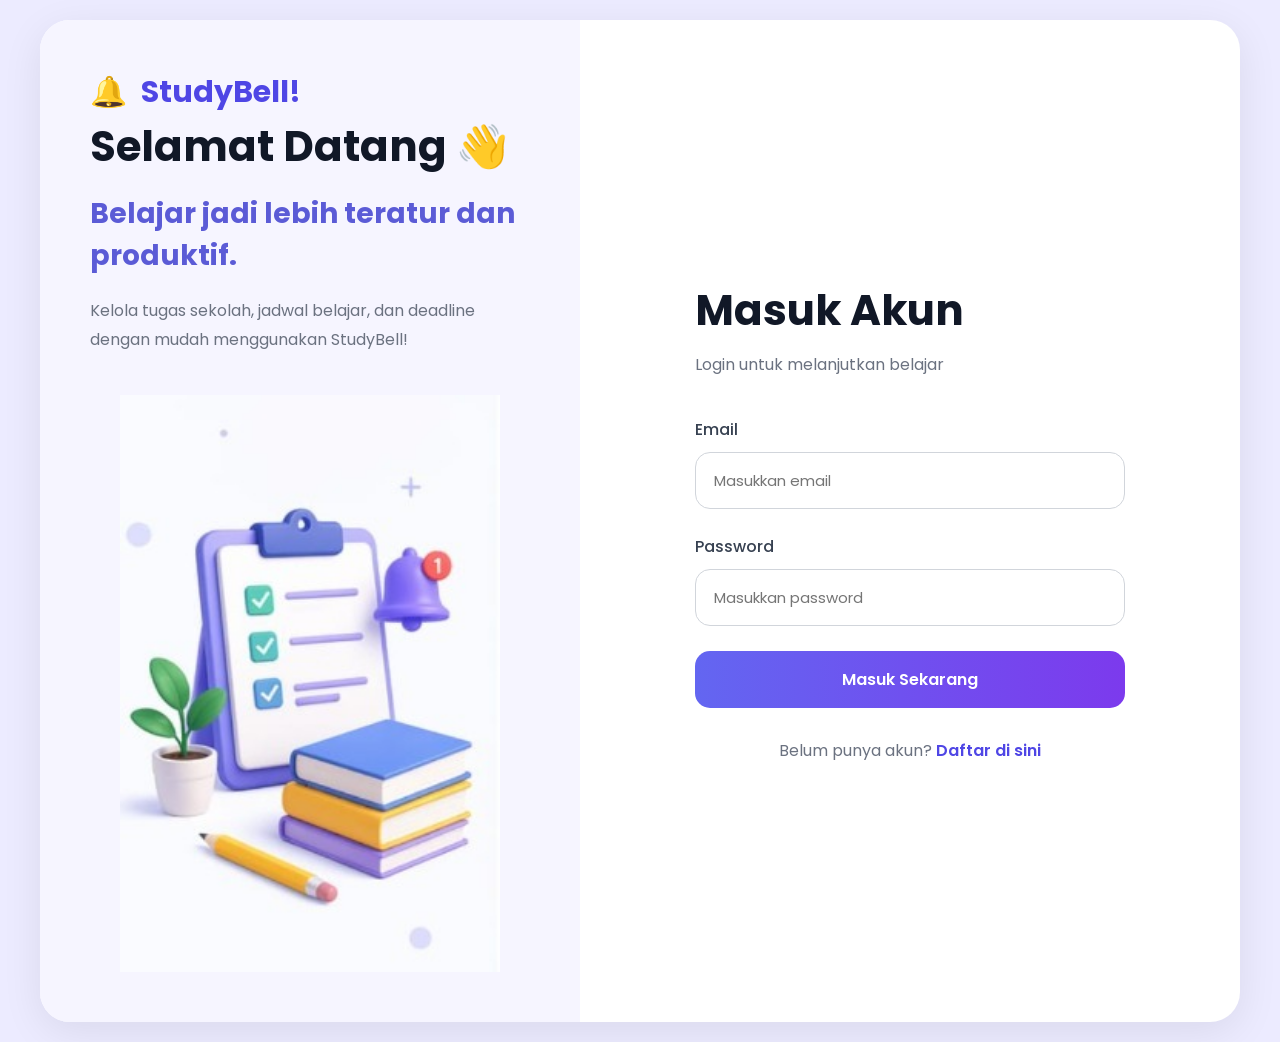
<file: index.html>
<!DOCTYPE html>
<html lang="id">
<head>
  <meta charset="UTF-8" />
  <meta name="viewport" content="width=device-width, initial-scale=1.0"/>
  <title>Login - StudyBell!</title>

  <link rel="stylesheet" href="style.css">

  <!-- Font Poppins -->
  <link rel="preconnect" href="https://fonts.googleapis.com">
  <link rel="preconnect" href="https://fonts.gstatic.com" crossorigin>

  <link href="https://fonts.googleapis.com/css2?family=Poppins:wght@300;400;500;600;700&display=swap" rel="stylesheet">
</head>
<body>

<div class="container">

  <!-- LEFT -->
  <div class="left-panel">

    <div class="logo">
      🔔 <span>StudyBell!</span>
    </div>

    <div class="left-content">
      <h1>Selamat Datang 👋</h1>

      <h2>Belajar jadi lebih teratur dan produktif.</h2>

      <p>
        Kelola tugas sekolah, jadwal belajar,
        dan deadline dengan mudah menggunakan StudyBell!
      </p>

      <img src="bell.png" alt="Study Illustration">
    </div>

  </div>

  <!-- RIGHT -->
  <div class="right-panel">

    <div class="form-box">

      <h1>Masuk Akun</h1>

      <p class="subtitle">
        Login untuk melanjutkan belajar
      </p>

      <form id="loginForm">

        <div class="input-group">
          <label>Email</label>
          <input type="email" id="email" placeholder="Masukkan email">
        </div>

        <div class="input-group">
          <label>Password</label>
          <input type="password" id="password" placeholder="Masukkan password">
        </div>

        <button type="submit" class="btn-login">
          Masuk Sekarang
        </button>

      </form>

      <p class="register-text">
        Belum punya akun?
        <a href="register.html">Daftar di sini</a>
      </p>

    </div>

  </div>

</div>

<script src="auth.js"></script>

</body>
</html>
</file>
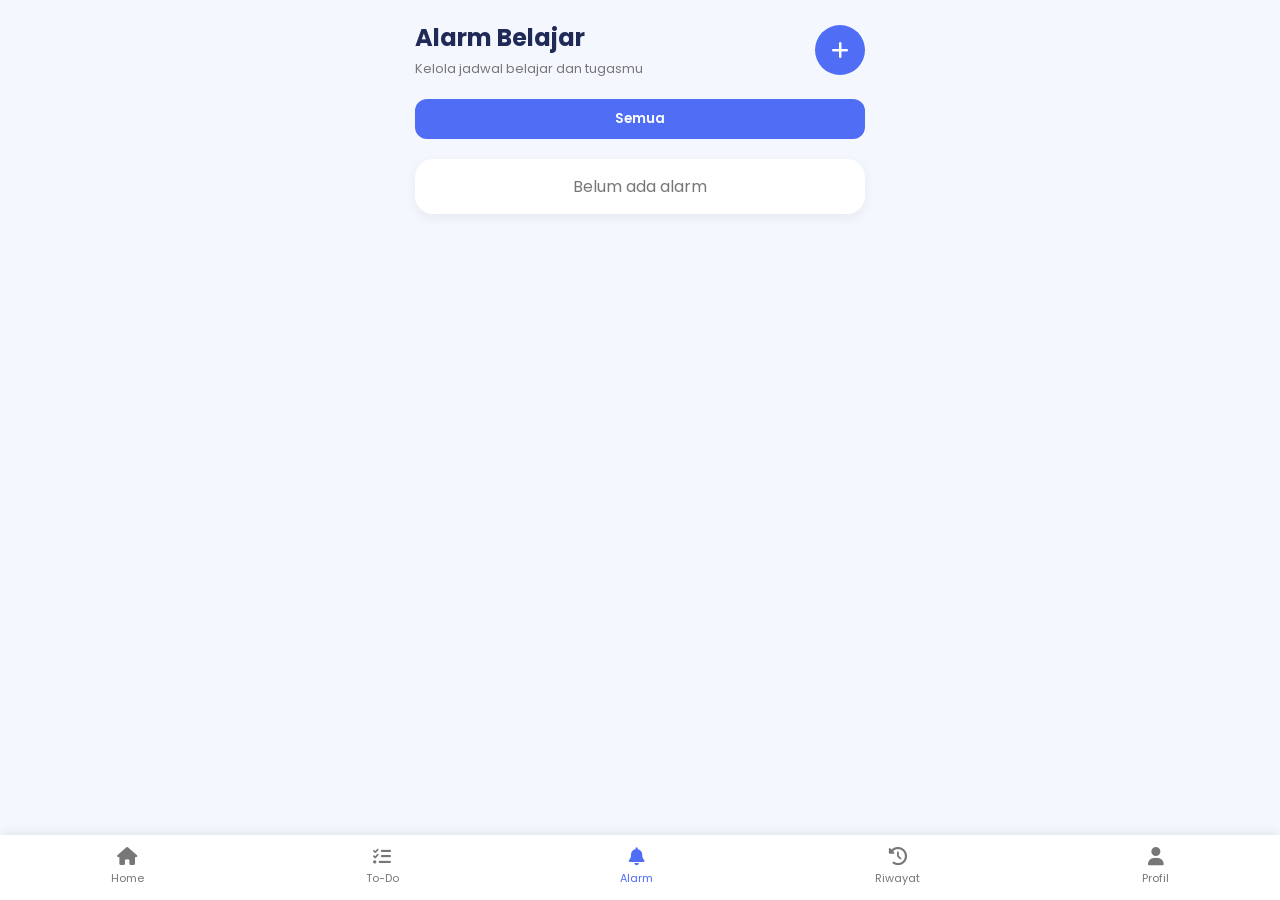
<file: alarm.html>
<!DOCTYPE html>
<html lang="id">
<head>
<meta charset="UTF-8">
<meta name="viewport" content="width=device-width, initial-scale=1.0">

<title>StudyBell - Alarm</title>

<link rel="stylesheet" href="alarm.css">

<link href="https://fonts.googleapis.com/css2?family=Poppins:wght@300;400;500;600;700&display=swap" rel="stylesheet">

    <link rel="stylesheet"
    href="https://cdnjs.cloudflare.com/ajax/libs/font-awesome/6.5.1/css/all.min.css">
    
</head>

<body>

<div class="container">

    <!-- HEADER -->
    <div class="header">

        <div>
            <h2>Alarm Belajar</h2>
            <p>Kelola jadwal belajar dan tugasmu</p>
        </div>

        <button class="add-btn" onclick="openModal()">
            <i class="fa-solid fa-plus"></i>
        </button>

    </div>

    <!-- TAB -->
    <div class="tabs">

        <button class="tab active">
            Semua
        </button>

    </div>

    <!-- LIST ALARM -->
    <div id="alarmList"></div>

</div>

<!-- MODAL TAMBAH ALARM -->

<div id="modal" class="modal">

    <div class="modal-content">

        <h3>Tambah Alarm</h3>

        <input
        type="text"
        id="subject"
        placeholder="Mata Pelajaran">

        <input
        type="text"
        id="task"
        placeholder="Tugas">

        <!-- JAM -->

        <div class="time-box">

            <input
            type="number"
            id="hour"
            placeholder="HH"
            min="1"
            max="12">

            <span>:</span>

            <input
            type="number"
            id="minute"
            placeholder="MM"
            min="0"
            max="59">

            <select id="period">
                <option value="AM">AM</option>
                <option value="PM">PM</option>
            </select>

        </div>

        <!-- REPEAT -->

        <select
        id="repeat"
        onchange="toggleDays()">

            <option value="daily">
                Setiap Hari
            </option>

            <option value="custom">
                Hari Tertentu
            </option>

        </select>

        <!-- HARI -->

        <div class="days" id="daysBox" style="display:none;">

            <label>
                <input type="checkbox" value="Sen">
                Sen
            </label>

            <label>
                <input type="checkbox" value="Sel">
                Sel
            </label>

            <label>
                <input type="checkbox" value="Rab">
                Rab
            </label>

            <label>
                <input type="checkbox" value="Kam">
                Kam
            </label>

            <label>
                <input type="checkbox" value="Jum">
                Jum
            </label>

            <label>
                <input type="checkbox" value="Sab">
                Sab
            </label>

            <label>
                <input type="checkbox" value="Min">
                Min
            </label>

        </div>

        <div class="modal-buttons">

            <button
            class="save-btn"
            onclick="addAlarm()">

            Simpan

            </button>

            <button
            class="cancel-btn"
            onclick="closeModal()">

            Batal

            </button>

        </div>

    </div>

</div>

<!-- NAVBAR -->

<nav class="bottom-nav">

    <a href="dashboard.html">
        <i class="fa-solid fa-house"></i>
        <span>Home</span>
    </a>

    <a href="todo.html">
        <i class="fa-solid fa-list-check"></i>
        <span>To-Do</span>
    </a>

    <a href="alarm.html" class="active">
        <i class="fa-solid fa-bell"></i>
        <span>Alarm</span>
    </a>

    <a href="riwayat.html">
        <i class="fa-solid fa-clock-rotate-left"></i>
        <span>Riwayat</span>
    </a>

    <a href="profile.html">
        <i class="fa-solid fa-user"></i>
        <span>Profil</span>
    </a>

</nav>

<script src="alarm.js"></script>

</body>
</html>
</file>
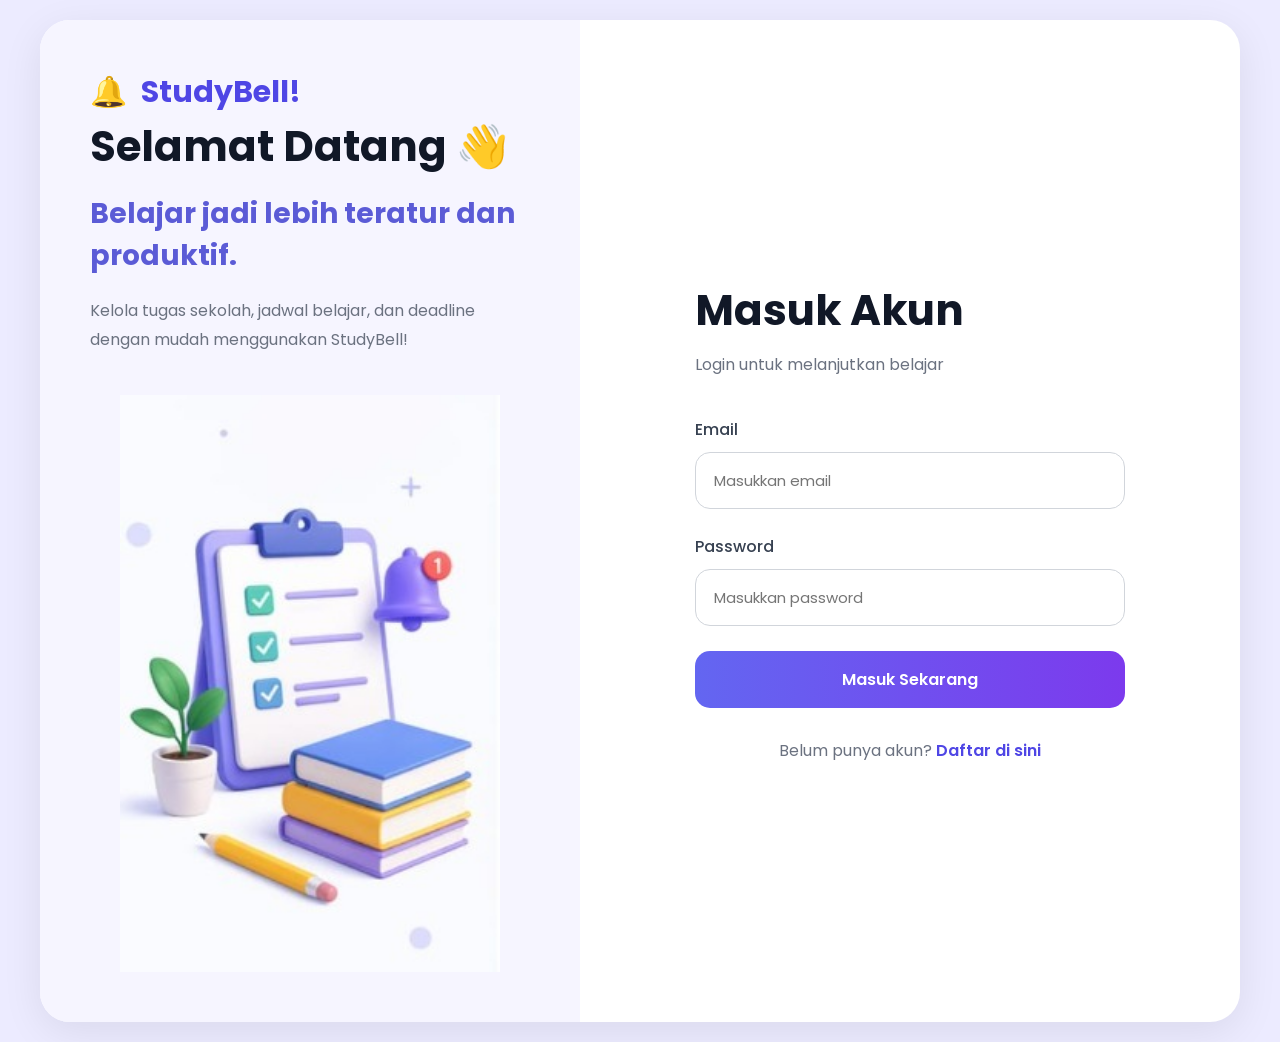
<file: dashboard.html>
<!DOCTYPE html>
<html lang="id">
<head>
    <meta charset="UTF-8">
    <meta name="viewport" content="width=device-width, initial-scale=1.0">
    <title>StudyBell Dashboard</title>

    <link rel="stylesheet" href="dashboard.css">

    <link href="https://fonts.googleapis.com/css2?family=Poppins:wght@300;400;500;600;700&display=swap" rel="stylesheet">

    <link rel="stylesheet"
    href="https://cdnjs.cloudflare.com/ajax/libs/font-awesome/6.5.1/css/all.min.css">
</head>

<body>

<div class="container">

    <header>

        <div>
            <h1 id="greeting">Hai 👋</h1>
            <p>Semangat belajar hari ini!</p>
        </div>

        <div class="notification">
            <i class="fa-regular fa-bell"></i>
        </div>

    </header>

    <section class="deadline-card">

        <div class="deadline-title">
            Deadline Terdekat
        </div>

        <div id="deadlineContent">

            <h3>📚 Belum Ada Tugas</h3>

            <p>
                Tambahkan tugas pertamamu yuk!
            </p>

        </div>

    </section>

    <section class="menu-grid">

        <a href="todo.html" class="menu-card">
            <i class="fa-solid fa-list-check"></i>
            <span>To-Do</span>
        </a>

        <a href="alarm.html" class="menu-card">
            <i class="fa-solid fa-bell"></i>
            <span>Alarm</span>
        </a>

        <a href="riwayat.html" class="menu-card">
            <i class="fa-solid fa-clock-rotate-left"></i>
            <span>Riwayat</span>
        </a>

        <a href="profile.html" class="menu-card">
            <i class="fa-solid fa-user"></i>
            <span>Profil</span>
        </a>

    </section>

    <section class="summary-card">

        <h2>Ringkasan Tugas</h2>

        <div class="summary-grid">

            <div class="summary-item">
                <h3 id="pendingCount">0</h3>
                <p>Belum Selesai</p>
            </div>

            <div class="summary-item">
                <h3 id="completedCount">0</h3>
                <p>Selesai</p>
            </div>

            <div class="summary-item">
                <h3 id="lateCount">0</h3>
                <p>Terlambat</p>
            </div>

        </div>

    </section>

    <section class="task-card">

        <div class="task-header">

            <h2>Tugas Mendatang</h2>

            <a href="todo.html">
                Tambah
            </a>

        </div>

        <div id="taskContainer">

            <div class="empty-task">

                <h3>📋 Belum Ada Tugas</h3>

                <p>
                    Yuk mulai produktif!
                </p>

            </div>

        </div>

    </section>

</div>

<nav class="bottom-nav">

    <a href="dashboard.html" class="active">
        <i class="fa-solid fa-house"></i>
        <span>Home</span>
    </a>

    <a href="todo.html">
        <i class="fa-solid fa-list-check"></i>
        <span>To-Do</span>
    </a>

    <a href="alarm.html" target="alarm.html">
        <i class="fa-solid fa-bell"></i>
        <span>Alarm</span>
    </a>

    <a href="riwayat.html">
        <i class="fa-solid fa-clock-rotate-left"></i>
        <span>Riwayat</span>
    </a>

    <a href="profile.html">
        <i class="fa-solid fa-user"></i>
        <span>Profil</span>
    </a>

</nav>

<script src="dashboard.js"></script>

</body>
</html>
</file>
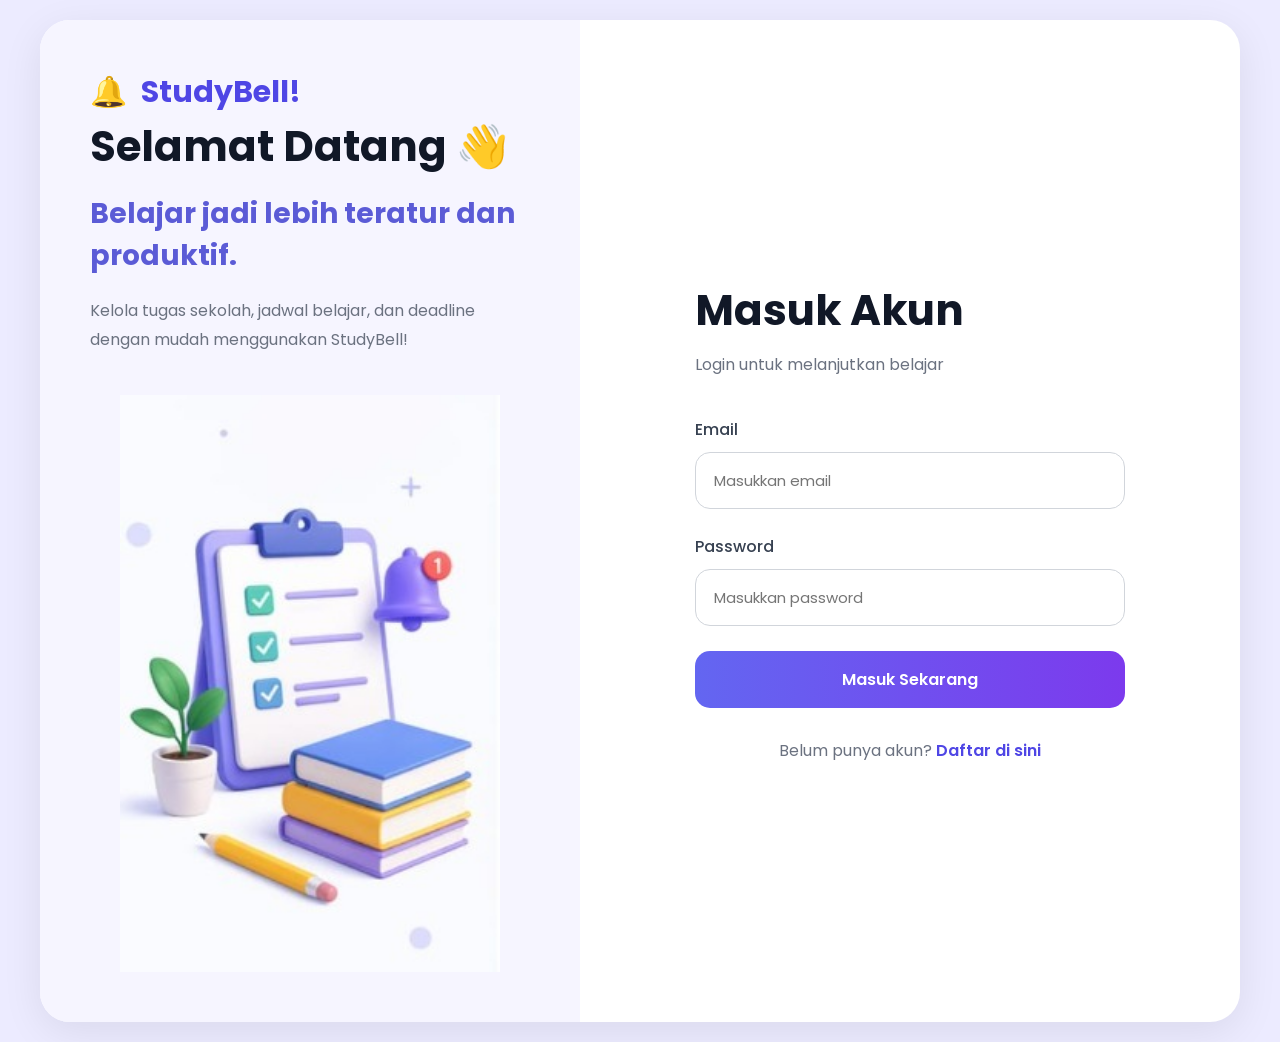
<file: login.html>
<!DOCTYPE html>
<html lang="id">
<head>
  <meta charset="UTF-8" />
  <meta name="viewport" content="width=device-width, initial-scale=1.0"/>
  <title>Login - StudyBell!</title>

  <link rel="stylesheet" href="style.css">

  <!-- Font Poppins -->
  <link rel="preconnect" href="https://fonts.googleapis.com">
  <link rel="preconnect" href="https://fonts.gstatic.com" crossorigin>

  <link href="https://fonts.googleapis.com/css2?family=Poppins:wght@300;400;500;600;700&display=swap" rel="stylesheet">
</head>
<body>

<div class="container">

  <!-- LEFT -->
  <div class="left-panel">

    <div class="logo">
      🔔 <span>StudyBell!</span>
    </div>

    <div class="left-content">
      <h1>Selamat Datang 👋</h1>

      <h2>Belajar jadi lebih teratur dan produktif.</h2>

      <p>
        Kelola tugas sekolah, jadwal belajar,
        dan deadline dengan mudah menggunakan StudyBell!
      </p>

      <img src="bell.png" alt="Study Illustration">
    </div>

  </div>

  <!-- RIGHT -->
  <div class="right-panel">

    <div class="form-box">

      <h1>Masuk Akun</h1>

      <p class="subtitle">
        Login untuk melanjutkan belajar
      </p>

      <form id="loginForm">

        <div class="input-group">
          <label>Email</label>
          <input type="email" id="email" placeholder="Masukkan email">
        </div>

        <div class="input-group">
          <label>Password</label>
          <input type="password" id="password" placeholder="Masukkan password">
        </div>

        <button type="submit" class="btn-login">
          Masuk Sekarang
        </button>

      </form>

      <p class="register-text">
        Belum punya akun?
        <a href="register.html">Daftar di sini</a>
      </p>

    </div>

  </div>

</div>

<script src="auth.js"></script>

</body>
</html>
</file>
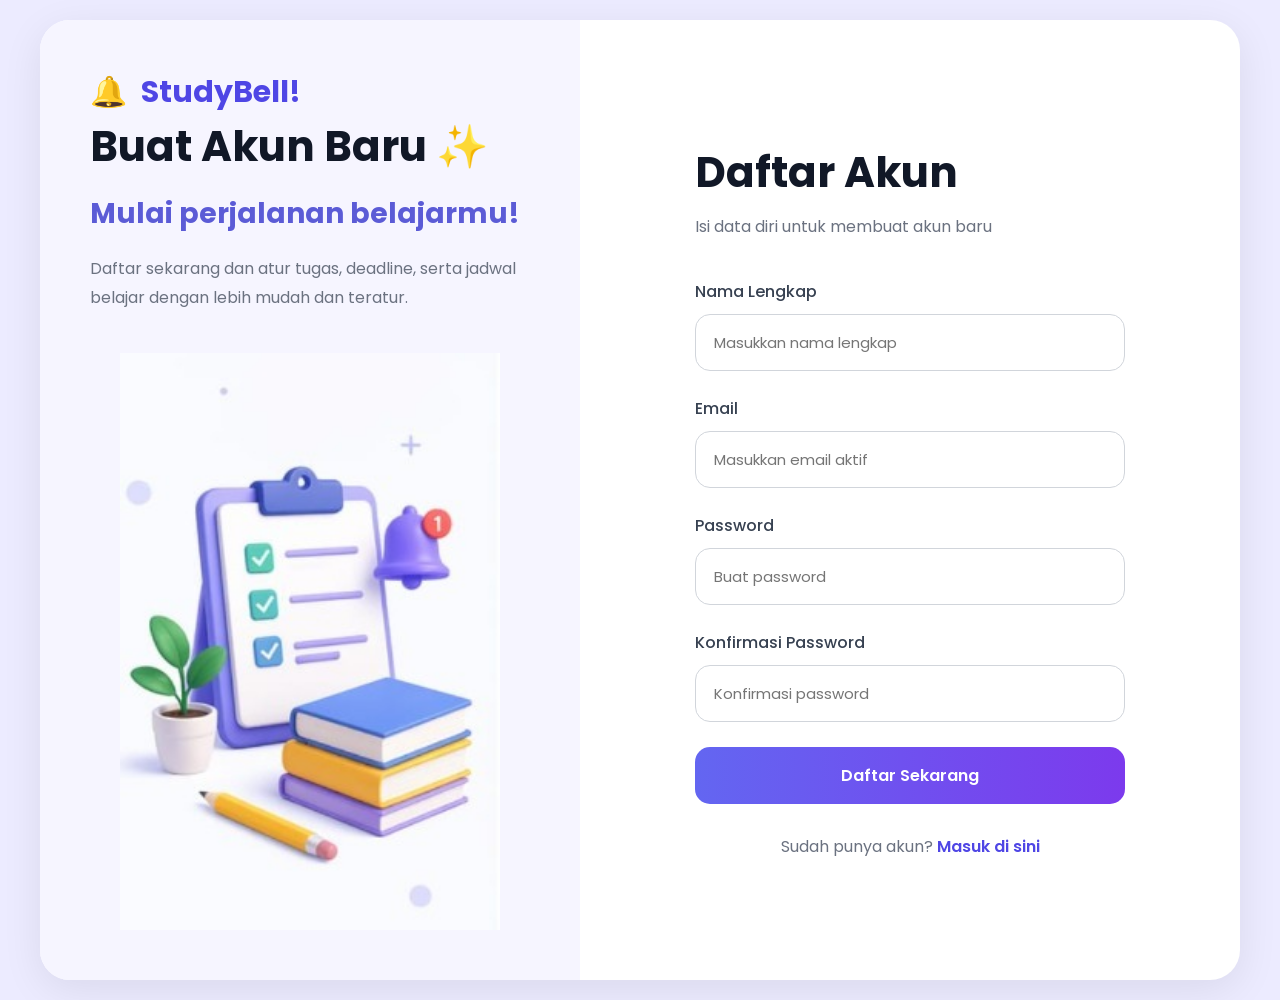
<file: register.html>
<!DOCTYPE html>
<html lang="id">
<head>
  <meta charset="UTF-8">
  <meta name="viewport" content="width=device-width, initial-scale=1.0">

  <title>Register - StudyBell!</title>

  <link rel="stylesheet" href="style.css">

  <!-- FONT -->
  <link rel="preconnect" href="https://fonts.googleapis.com">
  <link rel="preconnect" href="https://fonts.gstatic.com" crossorigin>

  <link href="https://fonts.googleapis.com/css2?family=Poppins:wght@300;400;500;600;700&display=swap" rel="stylesheet">
</head>

<body>

<div class="container">

  <!-- LEFT -->
  <div class="left-panel">

    <div class="logo">
      🔔 <span>StudyBell!</span>
    </div>

    <div class="left-content">

      <h1>Buat Akun Baru ✨</h1>

      <h2>Mulai perjalanan belajarmu!</h2>

      <p>
        Daftar sekarang dan atur tugas,
        deadline, serta jadwal belajar
        dengan lebih mudah dan teratur.
      </p>

      <img src="bell.png" alt="Illustration">

    </div>

  </div>

  <!-- RIGHT -->
  <div class="right-panel">

    <div class="form-box">

      <h1>Daftar Akun</h1>

      <p class="subtitle">
        Isi data diri untuk membuat akun baru
      </p>

      <form id="registerForm">

        <div class="input-group">
          <label>Nama Lengkap</label>
          <input
            type="text"
            id="name"
            placeholder="Masukkan nama lengkap"
            required
          >
        </div>

        <div class="input-group">
          <label>Email</label>
          <input
            type="email"
            id="email"
            placeholder="Masukkan email aktif"
            required
          >
        </div>

        <div class="input-group">
          <label>Password</label>
          <input
            type="password"
            id="password"
            placeholder="Buat password"
            required
          >
        </div>

        <div class="input-group">
          <label>Konfirmasi Password</label>
          <input
            type="password"
            id="confirmPassword"
            placeholder="Konfirmasi password"
            required
          >
        </div>

        <button type="submit" class="btn-login">
          Daftar Sekarang
        </button>

      </form>

      <p class="register-text">
        Sudah punya akun?
        <a href="index.html">Masuk di sini</a>
      </p>

    </div>

  </div>

</div>

<script src="auth.js"></script>

</body>
</html>
</file>
<file: style.css>
*{
  margin:0;
  padding:0;
  box-sizing:border-box;
  font-family:'Poppins',sans-serif;
}

body{
  background:#ecebff;
  min-height:100vh;
  display:flex;
  justify-content:center;
  align-items:center;
  padding:20px;
}

.container{
  width:100%;
  max-width:1200px;
  min-height:700px;
  background:white;
  border-radius:30px;
  overflow:hidden;
  display:flex;
  box-shadow:0 10px 40px rgba(0,0,0,0.08);
}

/* LEFT */

.left-panel{
  width:45%;
  background:#f6f5ff;
  padding:50px;
  display:flex;
  flex-direction:column;
  justify-content:space-between;
}

.logo{
  font-size:30px;
  font-weight:700;
  color:#4f46e5;
}

.logo span{
  margin-left:8px;
}

.left-content h1{
  font-size:42px;
  color:#111827;
  margin-bottom:15px;
}

.left-content h2{
  color:#5b5bd6;
  font-size:28px;
  margin-bottom:20px;
}

.left-content p{
  color:#6b7280;
  line-height:1.8;
  margin-bottom:40px;
}

.left-content img{
  width:100%;
  max-width:380px;
  display:block;
  margin:auto;
}

/* RIGHT */

.right-panel{
  width:55%;
  display:flex;
  justify-content:center;
  align-items:center;
  padding:40px;
}

.form-box{
  width:100%;
  max-width:430px;
}

.form-box h1{
  font-size:42px;
  color:#111827;
  margin-bottom:10px;
}

.subtitle{
  color:#6b7280;
  margin-bottom:40px;
}

.input-group{
  margin-bottom:25px;
}

.input-group label{
  display:block;
  margin-bottom:10px;
  font-weight:500;
  color:#374151;
}

.input-group input{
  width:100%;
  padding:16px 18px;
  border:1px solid #d1d5db;
  border-radius:15px;
  outline:none;
  font-size:15px;
  transition:0.3s;
}

.input-group input:focus{
  border-color:#6366f1;
  box-shadow:0 0 0 4px rgba(99,102,241,0.15);
}

.btn-login{
  width:100%;
  padding:16px;
  border:none;
  border-radius:15px;
  background:linear-gradient(
    to right,
    #6366f1,
    #7c3aed
  );
  color:white;
  font-size:16px;
  font-weight:600;
  cursor:pointer;
  transition:0.3s;
}

.btn-login:hover{
  transform:translateY(-2px);
  box-shadow:0 10px 20px rgba(99,102,241,0.3);
}

.divider{
  text-align:center;
  margin:30px 0;
  position:relative;
}

.divider::before{
  content:'';
  position:absolute;
  width:100%;
  height:1px;
  background:#e5e7eb;
  top:50%;
  left:0;
}

.divider span{
  background:white;
  padding:0 15px;
  position:relative;
  color:#9ca3af;
}

.google-btn{
  width:100%;
  padding:15px;
  border:1px solid #e5e7eb;
  border-radius:15px;
  background:white;
  display:flex;
  align-items:center;
  justify-content:center;
  gap:10px;
  cursor:pointer;
  transition:0.3s;
  font-weight:500;
}

.google-btn:hover{
  background:#f9fafb;
}

.google-btn img{
  width:22px;
}

.register-text{
  margin-top:30px;
  text-align:center;
  color:#6b7280;
}

.register-text a{
  color:#4f46e5;
  text-decoration:none;
  font-weight:600;
}

/* RESPONSIVE */

@media(max-width:900px){

  .container{
    flex-direction:column;
  }

  .left-panel{
    width:100%;
    padding:40px 30px;
  }

  .right-panel{
    width:100%;
    padding:40px 25px;
  }

  .left-content{
    text-align:center;
  }

  .left-content h1{
    font-size:34px;
  }

  .left-content h2{
    font-size:24px;
  }

  .left-content img{
    max-width:250px;
    margin-top:20px;
  }
}
</file>
<file: alarm.css>
*{
    margin:0;
    padding:0;
    box-sizing:border-box;
    font-family:'Poppins',sans-serif;
}

body{
    background:#f5f7ff;
    min-height:100vh;
    padding:20px;
    padding-bottom:90px;
}

.container{
    max-width:450px;
    margin:auto;
}

/* HEADER */

.header{
    display:flex;
    justify-content:space-between;
    align-items:center;
    margin-bottom:20px;
}

.header h2{
    font-size:24px;
    color:#1f2a56;
}

.header p{
    font-size:13px;
    color:#777;
    margin-top:4px;
}

.add-btn{
    width:50px;
    height:50px;
    border:none;
    border-radius:50%;
    background:#4f6df5;
    color:white;
    font-size:20px;
    cursor:pointer;
}

/* TAB */

.tabs{
    display:flex;
    gap:10px;
    margin-bottom:20px;
}

.tab{
    flex:1;
    padding:10px;
    border:none;
    border-radius:12px;
    background:white;
    color:#666;
    font-weight:600;
}

.tab.active{
    background:#4f6df5;
    color:white;
}

/* CARD */

.alarm-card{
    background:white;
    border-radius:18px;
    padding:15px;
    margin-bottom:15px;
    box-shadow:0 4px 12px rgba(0,0,0,.06);
}

.alarm-top{
    display:flex;
    justify-content:space-between;
    align-items:flex-start;
}

.alarm-title{
    font-size:17px;
    font-weight:600;
    color:#1f2a56;
}

.alarm-task{
    font-size:14px;
    color:#666;
    margin-top:4px;
}

.alarm-time{
    margin-top:8px;
    color:#4f6df5;
    font-weight:600;
}

.alarm-days{
    margin-top:5px;
    font-size:12px;
    color:#888;
}

.delete-btn{
    width:100%;
    margin-top:12px;
    border:none;
    padding:10px;
    border-radius:10px;
    background:#ff4d4d;
    color:white;
    cursor:pointer;
}

/* SWITCH */

.switch{
    position:relative;
    display:inline-block;
    width:52px;
    height:28px;
}

.switch input{
    opacity:0;
    width:0;
    height:0;
}

.slider{
    position:absolute;
    inset:0;
    background:#d0d0d0;
    border-radius:50px;
    transition:.3s;
    cursor:pointer;
}

.slider:before{
    content:"";
    position:absolute;
    width:22px;
    height:22px;
    left:3px;
    top:3px;
    background:white;
    border-radius:50%;
    transition:.3s;
}

.switch input:checked + .slider{
    background:#4f6df5;
}

.switch input:checked + .slider:before{
    transform:translateX(24px);
}

/* MODAL */

.modal{
    position:fixed;
    top:0;
    left:0;
    width:100%;
    height:100%;
    background:rgba(0,0,0,.45);

    display:none;
    justify-content:center;
    align-items:center;

    z-index:999;
}

.modal-content{
    width:90%;
    max-width:420px;

    background:white;
    border-radius:20px;
    padding:20px;
}

.modal-content h3{
    margin-bottom:15px;
    color:#1f2a56;
}

.modal-content input,
.modal-content select{
    width:100%;
    padding:12px;
    border:1px solid #ddd;
    border-radius:12px;
    margin-bottom:12px;
    font-size:14px;
}

.modal-content input:focus,
.modal-content select:focus{
    outline:none;
    border-color:#4f6df5;
}

/* JAM */

.time-box{
    display:flex;
    align-items:center;
    justify-content:center;
    gap:8px;
    margin-bottom:12px;
}

.time-box input{
    width:70px !important;
    height:50px;
    text-align:center;
    margin-bottom:0;
    font-size:18px;
    font-weight:600;
}

.time-box select{
    width:80px;
    margin-bottom:0;
}

.time-box span{
    font-size:24px;
    font-weight:700;
    color:#4f6df5;
}

/* HARI */

.days{
    display:none;
    flex-wrap:wrap;
    gap:8px;
    margin-bottom:15px;
}

.days label{
    background:#eef2ff;
    padding:8px 10px;
    border-radius:10px;
    font-size:13px;
    cursor:pointer;
}

.days input{
    width:auto !important;
    margin-right:5px;
}

/* BUTTON */

.modal-buttons{
    display:flex;
    gap:10px;
}

.save-btn,
.cancel-btn{
    flex:1;
    padding:12px;
    border:none;
    border-radius:12px;
    cursor:pointer;
    font-weight:600;
}

.save-btn{
    background:#4f6df5;
    color:white;
}

.cancel-btn{
    background:#ddd;
    color:#333;
}

/* FOOTER */

.bottom-nav{
    position:fixed;
    bottom:0;
    left:0;
    width:100%;
    height:65px;

    background:white;

    display:flex;
    justify-content:space-around;
    align-items:center;

    box-shadow:0 -2px 10px rgba(0,0,0,.08);
}

.bottom-nav a{
    display:flex;
    flex-direction:column;
    align-items:center;
    text-decoration:none;
    color:#777;
    font-size:11px;
}

.bottom-nav i{
    font-size:18px;
    margin-bottom:4px;
}

.bottom-nav .active{
    color:#4f6df5;
}
</file>
<file: dashboard.css>
*{
    margin:0;
    padding:0;
    box-sizing:border-box;
    font-family:'Poppins',sans-serif;
}

body{
    background:#f5f7ff;
    padding-bottom:90px;
}

.container{
    max-width:500px;
    margin:auto;
    padding:20px;
}

header{
    display:flex;
    justify-content:space-between;
    align-items:center;
    margin-bottom:20px;
}

header h1{
    color:#1f2a56;
    font-size:28px;
}

header p{
    color:#777;
    font-size:14px;
}

.notification{
    width:45px;
    height:45px;
    background:white;
    border-radius:50%;
    display:flex;
    justify-content:center;
    align-items:center;
    box-shadow:0 2px 10px rgba(0,0,0,.08);
}

.notification i{
    font-size:18px;
    color:#4f6df5;
}

.deadline-card{
    background:linear-gradient(135deg,#4f6df5,#6a5cff);
    color:white;
    border-radius:22px;
    padding:20px;
}

.deadline-title{
    font-size:14px;
    font-weight:500;
}

#deadlineContent{
    background:white;
    color:#222;
    border-radius:16px;
    padding:15px;
    margin-top:15px;
}

#deadlineContent h3{
    margin-bottom:5px;
}

.menu-grid{
    display:grid;
    grid-template-columns:repeat(4,1fr);
    gap:12px;
    margin-top:20px;
}

.menu-card{
    background:white;
    text-decoration:none;
    color:#222;
    border-radius:18px;
    padding:15px;
    text-align:center;
    box-shadow:0 2px 10px rgba(0,0,0,.06);
}

.menu-card i{
    font-size:22px;
    color:#4f6df5;
    margin-bottom:8px;
    display:block;
}

.menu-card span{
    font-size:12px;
}

.summary-card,
.task-card{
    background:white;
    margin-top:20px;
    border-radius:22px;
    padding:20px;
    box-shadow:0 2px 10px rgba(0,0,0,.06);
}

.summary-card h2,
.task-card h2{
    font-size:18px;
}

.summary-grid{
    display:flex;
    justify-content:space-between;
    margin-top:20px;
}

.summary-item{
    text-align:center;
    flex:1;
}

.summary-item h3{
    color:#4f6df5;
    font-size:26px;
}

.summary-item p{
    font-size:13px;
    color:#666;
}

.task-header{
    display:flex;
    justify-content:space-between;
    align-items:center;
    margin-bottom:15px;
}

.task-header a{
    text-decoration:none;
    color:#4f6df5;
    font-weight:600;
}

.empty-task{
    text-align:center;
    padding:20px;
}

.empty-task h3{
    color:#4f6df5;
    margin-bottom:8px;
}

.empty-task p{
    color:#777;
}

.task-item{
    display:flex;
    justify-content:space-between;
    align-items:center;
    padding:12px 0;
    border-bottom:1px solid #eee;
}

.task-item:last-child{
    border:none;
}

.task-info h4{
    font-size:15px;
}

.task-info p{
    font-size:12px;
    color:#666;
}

.priority{
    padding:5px 10px;
    border-radius:20px;
    font-size:12px;
    font-weight:600;
}

.high{
    background:#ffe3e3;
    color:#ff3b3b;
}

.medium{
    background:#fff3d8;
    color:#ff9800;
}

.low{
    background:#dff8e7;
    color:#28a745;
}

.bottom-nav{
    position:fixed;
    bottom:0;
    left:0;
    width:100%;
    background:white;
    display:flex;
    justify-content:space-around;
    padding:12px;
    box-shadow:0 -2px 10px rgba(0,0,0,.08);
}

.bottom-nav a{
    display:flex;
    flex-direction:column;
    align-items:center;
    text-decoration:none;
    color:#777;
    font-size:12px;
}

.bottom-nav i{
    font-size:18px;
    margin-bottom:4px;
}

.bottom-nav .active{
    color:#4f6df5;
}
</file>
